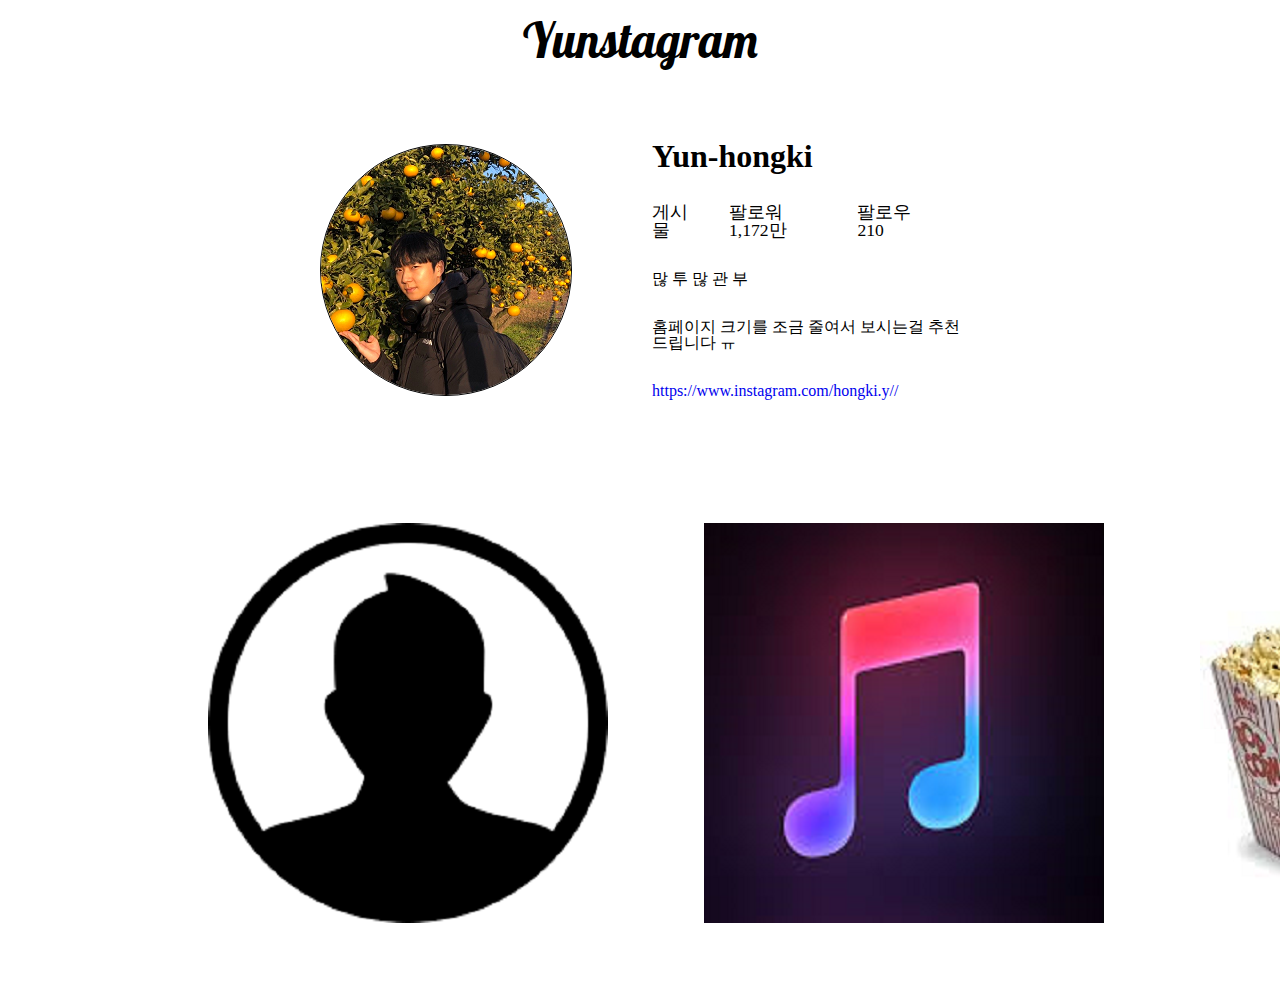
<file: index.html>
<!DOCTYPE html>
<html lang="ko">
<head>
    <title>Yunstagram</title>
    <meta charset="UTF-8">
    <meta http-equiv="X-UA-Compatible" content="IE=edge">
    <meta name="viewport" content="width=device-width, initial-scale=1.0">
    <link rel="stylesheet" href="style.css">
    <link rel="preconnect" href="https://fonts.googleapis.com">
    <link rel="preconnect" href="https://fonts.gstatic.com" crossorigin>
    <link href="https://fonts.googleapis.com/css2?family=Lobster&display=swap" rel="stylesheet">
</head>
<body>
    <!-- 프로필 -->
    <div class="navbar">
        <div id="yunstagram">
            <a href="index.html"><h1>Yunstagram</h1></a>
        </div>
    </div>
    <header>
    <div class="container">
        <div class="profile">
            <div id="profile_frame">
                <img id="profile_image" src="my.png" alt="lion">
            </div>
        </div>
        <div class="account">
            <h2>Yun-hongki</h2>
            <ul>
                <li>게시물</li>
                <li>팔로워 1,172만</li>
                <li>팔로우 210</li>
            </ul>
            <p>많 투 많 관 부</p>
            <p>홈페이지 크기를 조금 줄여서 보시는걸 추천드립니다 ㅠ</p>
            <a href="https://www.instagram.com/hongki.y/">https://www.instagram.com/hongki.y//</a>
        </div>
    </div>
    </header>
    
    <!-- Content -->
    <div class="contents_container">
        <div class="contents">
            <div class="content">
                <img src="profile.png" alt="mistakes">
                <div class="caption">
                    <a href="content2.html">PROFILE</a>
                </div>
            </div>
            <div class="content">
                <img src="music.png" alt="coast">
                <div class="caption">
                    <a href="content1.html">MUSIC</a>
                </div>
            </div>
            <div class="content">
                <img src="movie.png" alt="because">
                <div class="caption">
                    <a href="content3.html">MOVIE</a>
                </div>
            </div>   
        </div>    
    </div>
</body>
</html>
</file>
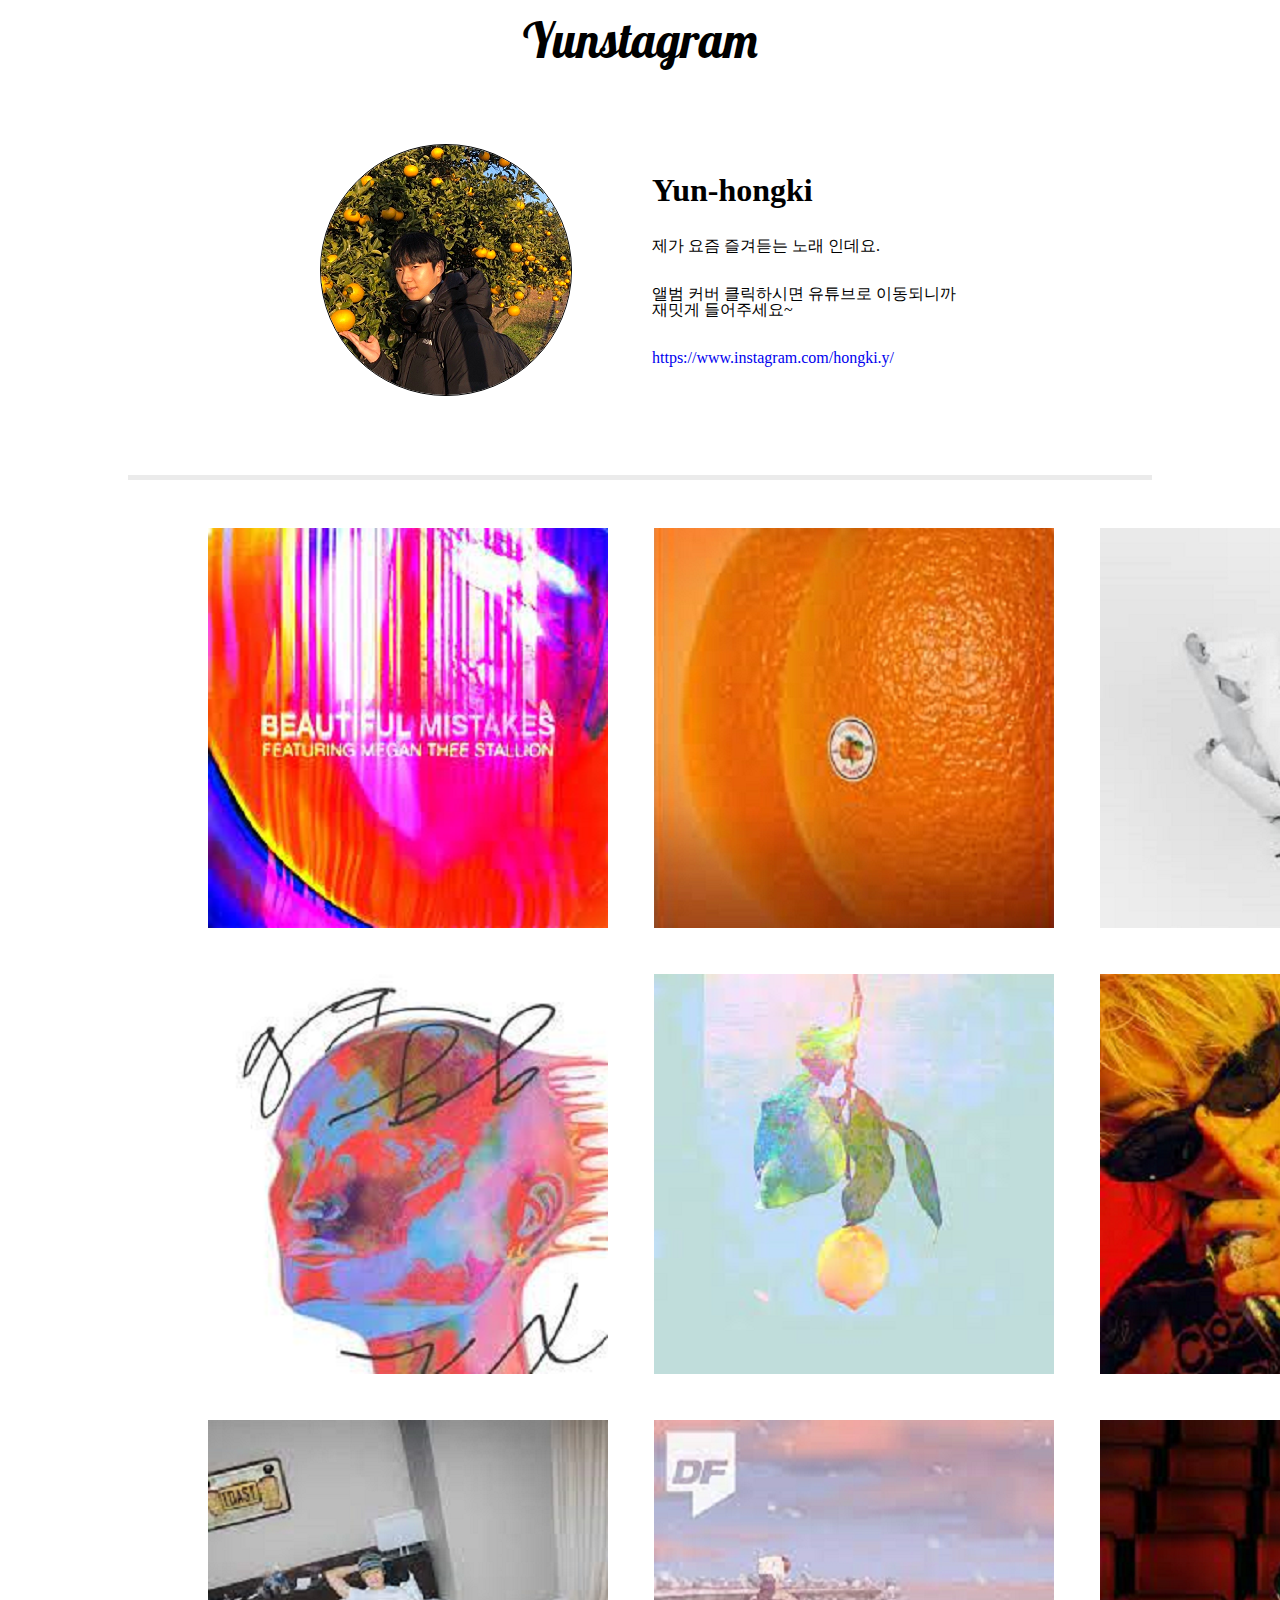
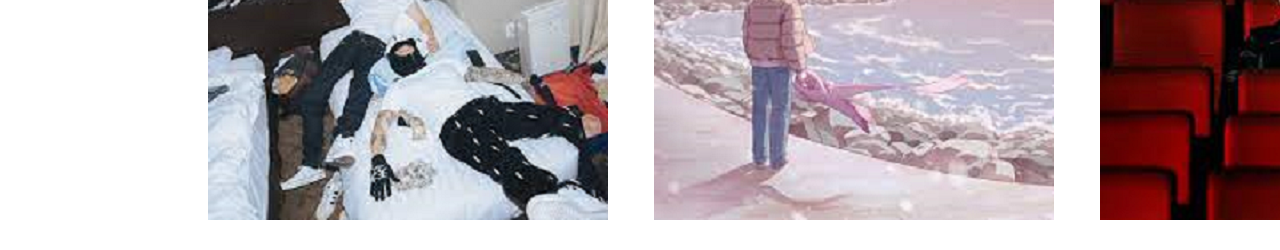
<file: content1.html>
<!DOCTYPE html>
<html lang="ko">
<head>
    <title>Content1</title>
    <meta charset="UTF-8">
    <meta http-equiv="X-UA-Compatible" content="IE=edge">
    <meta name="viewport" content="width=device-width, initial-scale=1.0">
    <link rel="stylesheet" href="content1.css">
    <link rel="preconnect" href="https://fonts.googleapis.com">
    <link rel="preconnect" href="https://fonts.gstatic.com" crossorigin>
    <link href="https://fonts.googleapis.com/css2?family=Lobster&display=swap" rel="stylesheet">
    <link href="https://cdnjs.cloudflare.com/ajax/libs/font-awesome/5.13.0/css/all.min.css" rel="stylesheet"> 
</head>
<body>
    <!-- 프로필 -->
    <div class="navbar">
        <div id="yunstagram">
            <a href="index.html"><h1>Yunstagram</h1></a>
        </div>
    </div>
    <header>
    <div class="container">
        <div class="profile">
            <div id="profile_frame">
                <img id="profile_image" src="my.png" alt="lion">
            </div>
        </div>
        <div class="account">
            <h2>Yun-hongki</h2>
            <p>제가 요즘 즐겨듣는 노래 인데요.</p>
            <p>앨범 커버 클릭하시면 유튜브로 이동되니까 재밋게 들어주세요~</p> 
            <a href="https://www.instagram.com/hongki.y/">https://www.instagram.com/hongki.y/</a>
        </div>
    </div>
    </header>
    <div class="line_container">
        <div class="line"></div>
    </div>

    <!-- contents -->
    <div class="contents_container">
        <div class="contents">
            <div class="content">
                <img src="mistakes.png" alt="mistakes">
                <div class="caption">
                    <a href="https://www.youtube.com/watch?v=BSzSn-PRdtI" target="_blank">Beautiful Mistakes</a>
                </div>
            </div>
            <div class="content">
                <img src="coast.png" alt="coast">
                <div class="caption">
                    <a href="https://www.youtube.com/watch?v=PaSON7HvFao" target="_blank">West Coast Love</a>
                </div>
            </div>
            <div class="content">
                <img src="because.png" alt="because">
                <div class="caption">
                    <a href="https://www.youtube.com/watch?v=qlFiAtpk-iw" target="_blank">Because</a>
                </div>
            </div>   
        </div>
        <div class="contents">
            <div class="content">
                <img src="dna.png" alt="dna">
                <div class="caption">
                    <a href="https://www.youtube.com/watch?v=EDOzUWDAeQA" target="_blank">DNA</a>
                </div>
            </div>
            <div class="content">
                <img src="lemon.png" alt="lemon">
                <div class="caption">
                    <a href="https://www.youtube.com/watch?v=p0ku3_rK6dE" target="_blank">Lemon</a>
                </div>
            </div>
            <div class="content">
                <img src="beautiful.png" alt="">
                <div class="caption">
                    <a href="https://www.youtube.com/watch?v=HjYl3D7Wjfo" target="_blank">Beautiful</a>
                </div>
            </div>   
        </div>
        <div class="contents">
            <div class="content">
                <img src="처음.png" alt="first">
                <div class="caption">
                    <a href="https://www.youtube.com/watch?v=DoNStA8oMJA" target="_blank">처음 마주쳤을 때처럼</a>
                </div>
            </div>
            <div class="content">
                <img src="남긴것들.png" alt="left">
                <div class="caption">
                    <a href="https://www.youtube.com/watch?v=yEo9GtMKlyY" target="_blank">사랑이 남긴 것들</a>
                </div>
            </div>
            <div class="content">
                <img src="봄.png" alt="spring">
                <div class="caption">
                    <a href="https://www.youtube.com/watch?v=ruriqLPdsUQ" target="_blank">봄</a>
                </div>
            </div>   
        </div>
        
    </div>
</body>
</html>
</file>
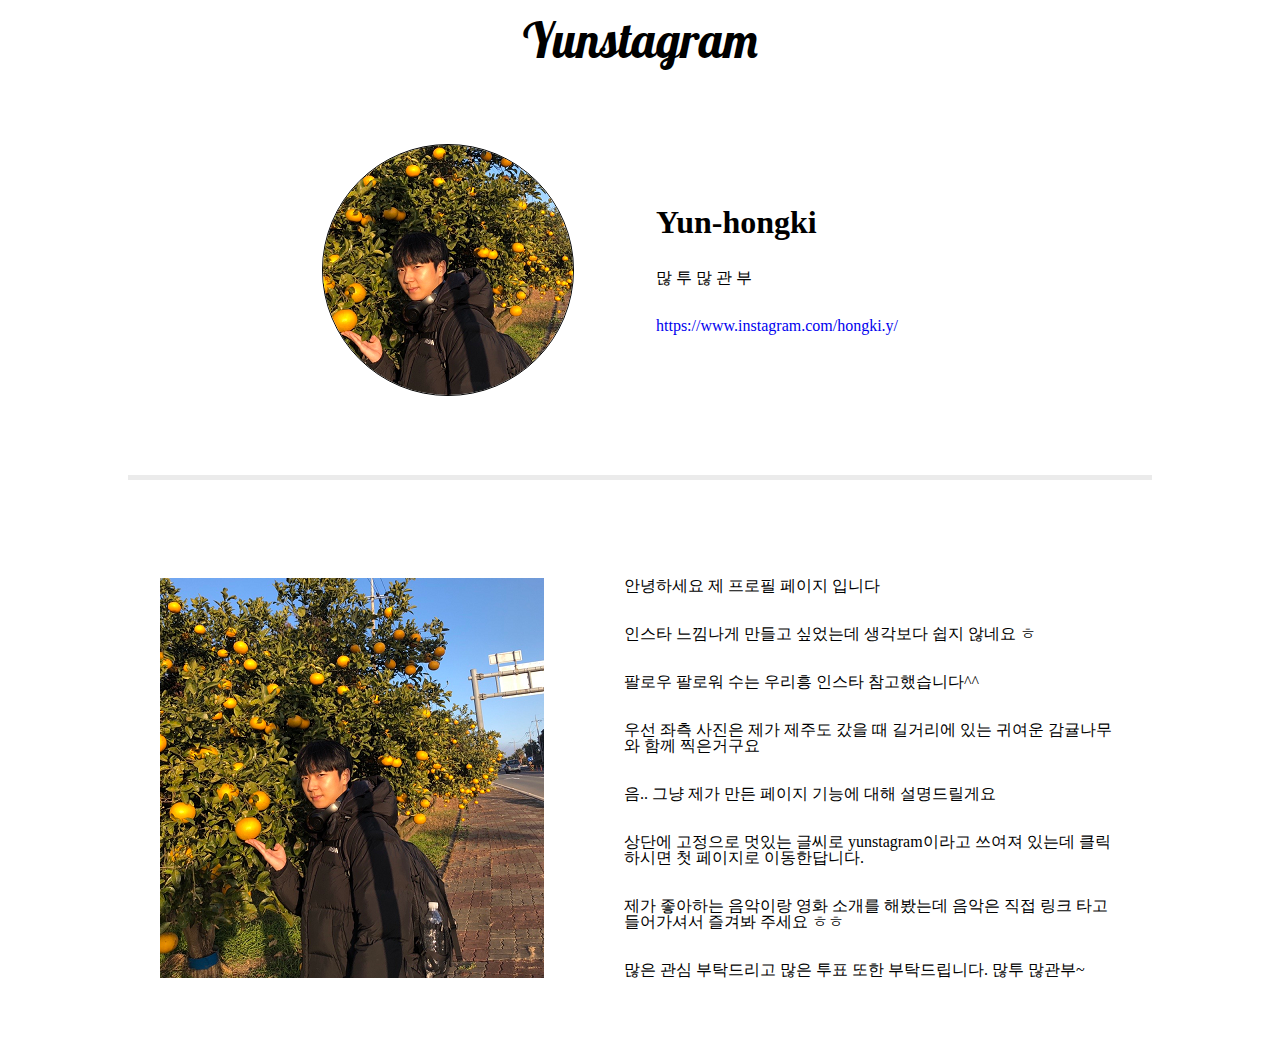
<file: content2.html>
<!DOCTYPE html>
<html lang="ko">
<head>
    <title>Content2</title>
    <meta charset="UTF-8">
    <meta http-equiv="X-UA-Compatible" content="IE=edge">
    <meta name="viewport" content="width=device-width, initial-scale=1.0">
    <link rel="stylesheet" href="content2.css">
    <link rel="preconnect" href="https://fonts.googleapis.com">
    <link rel="preconnect" href="https://fonts.gstatic.com" crossorigin>
    <link href="https://fonts.googleapis.com/css2?family=Lobster&display=swap" rel="stylesheet">
    <link href="https://cdnjs.cloudflare.com/ajax/libs/font-awesome/5.13.0/css/all.min.css" rel="stylesheet"> 
</head>
<body>
    <!-- 프로필 -->
    <div class="navbar">
        <div id="yunstagram">
            <a href="index.html"><h1>Yunstagram</h1></a>
        </div>
    </div>
    <header>
    <div class="container">
        <div class="profile">
            <div id="profile_frame">
                <img id="profile_image" src="my.png" alt="lion">
            </div>
        </div>
        <div class="account">
            <h2>Yun-hongki</h2>
            <p>많 투 많 관 부</p>
            <a href="https://www.instagram.com/hongki.y/">https://www.instagram.com/hongki.y/</a>
        </div>
    </div>
    </header>
    <div class="line_container">
        <div class="line"></div>
    </div>

    <!-- contetns -->
    <div class="contents_container">
        <div class="contents">
            <div class="account_profile">
                <div id="account_profile_frame">
                    <img src="my.png" alt="" id="account_profile_image">
                </div>
            </div>
            <div class="content_account">
                <p>안녕하세요 제 프로필 페이지 입니다</p>
                <p>인스타 느낌나게 만들고 싶었는데 생각보다 쉽지 않네요 ㅎ</p>
                <p>팔로우 팔로워 수는 우리흥 인스타 참고했습니다^^</p>
                <p>우선 좌측 사진은 제가 제주도 갔을 때 길거리에 있는 귀여운 감귤나무와 함께 찍은거구요</p>
                <p>음.. 그냥 제가 만든 페이지 기능에 대해 설명드릴게요</p>
                <p>상단에 고정으로 멋있는 글씨로 yunstagram이라고 쓰여져 있는데 클릭하시면 첫 페이지로 이동한답니다.</p>
                <p>제가 좋아하는 음악이랑 영화 소개를 해봤는데 음악은 직접 링크 타고 들어가셔서 즐겨봐 주세요 ㅎㅎ</p>
                <p>많은 관심 부탁드리고 많은 투표 또한 부탁드립니다. 많투 많관부~</p>
            </div>
        </div>
    </div>
</body>
</file>
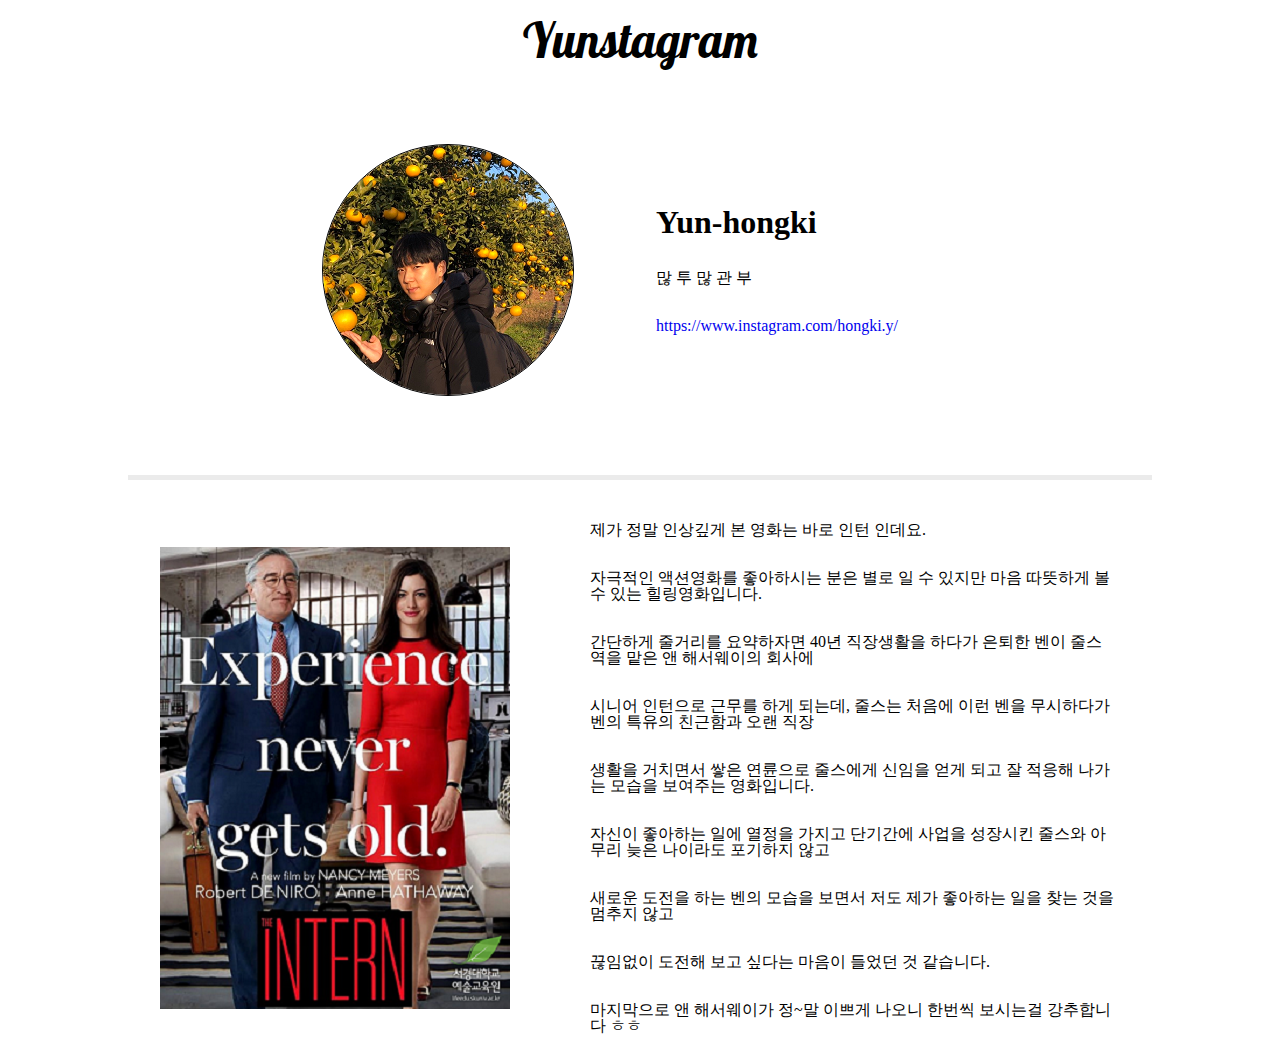
<file: content3.html>
<!DOCTYPE html>
<html lang="ko">
<head>
    <title>Content3</title>
    <meta charset="UTF-8">
    <meta http-equiv="X-UA-Compatible" content="IE=edge">
    <meta name="viewport" content="width=device-width, initial-scale=1.0">
    <link rel="stylesheet" href="content3.css">
    <link rel="preconnect" href="https://fonts.googleapis.com">
    <link rel="preconnect" href="https://fonts.gstatic.com" crossorigin>
    <link href="https://fonts.googleapis.com/css2?family=Lobster&display=swap" rel="stylesheet">
    <link href="https://cdnjs.cloudflare.com/ajax/libs/font-awesome/5.13.0/css/all.min.css" rel="stylesheet"> 
</head>
<body>
    <!-- 프로필 -->
    <div class="navbar">
        <div id="yunstagram">
            <a href="index.html"><h1>Yunstagram</h1></a>
        </div>
    </div>
    <header>
    <div class="container">
        <div class="profile">
            <div id="profile_frame">
                <img id="profile_image" src="my.png" alt="lion">
            </div>
        </div>
        <div class="account">
            <h2>Yun-hongki</h2>
            <p>많 투 많 관 부</p>
            <a href="https://www.instagram.com/hongki.y/">https://www.instagram.com/hongki.y/</a>
        </div>
    </div>
    </header>
    <div class="line_container">
        <div class="line"></div>
    </div>

    <!-- contetns -->
    <div class="contents_container">
        <div class="contents">
            <div class="account_profile">
                <div id="account_profile_frame">
                    <img src="intern.png" alt="intern" id="account_profile_image">
                </div>
            </div>
            <div class="content_account">
                <p>제가 정말 인상깊게 본 영화는 바로 인턴 인데요.</p>
                <p>자극적인 액션영화를 좋아하시는 분은 별로 일 수 있지만 마음 따뜻하게 볼 수 있는 힐링영화입니다.</p>
                <p>간단하게 줄거리를 요약하자면 40년 직장생활을 하다가 은퇴한 벤이 줄스 역을 맡은 앤 해서웨이의 회사에</p>
                <p>시니어 인턴으로 근무를 하게 되는데, 줄스는 처음에 이런 벤을 무시하다가 벤의 특유의 친근함과 오랜 직장</p>
                <p>생활을 거치면서 쌓은 연륜으로 줄스에게 신임을 얻게 되고 잘 적응해 나가는 모습을 보여주는 영화입니다.</p>
                <p>자신이 좋아하는 일에 열정을 가지고 단기간에 사업을 성장시킨 줄스와 아무리 늦은 나이라도 포기하지 않고</p>
                <p>새로운 도전을 하는 벤의 모습을 보면서 저도 제가 좋아하는 일을 찾는 것을 멈추지 않고</p>
                <p>끊임없이 도전해 보고 싶다는 마음이 들었던 것 같습니다.</p>
                <p>마지막으로 앤 해서웨이가 정~말 이쁘게 나오니 한번씩 보시는걸 강추합니다 ㅎㅎ</p>
            </div>
        </div>
    </div>
</body>
</file>
<file: style.css>
/* css reset */

html, body, div, span, applet, object, iframe,
h1, h2, h3, h4, h5, h6, p, blockquote, pre,
a, abbr, acronym, address, big, cite, code,
del, dfn, em, img, ins, kbd, q, s, samp,
small, strike, strong, sub, sup, tt, var,
b, u, i, center,
dl, dt, dd, ol, ul, li,
fieldset, form, label, legend,
table, caption, tbody, tfoot, thead, tr, th, td,
article, aside, canvas, details, embed, 
figure, figcaption, footer, header, hgroup, 
menu, nav, output, ruby, section, summary,
time, mark, audio, video {
	margin: 0;
	padding: 0;
	border: 0;
	font-size: 100%;
	font: inherit;
	vertical-align: baseline;
}
/* HTML5 display-role reset for older browsers */
article, aside, details, figcaption, figure, 
footer, header, hgroup, menu, nav, section {
	display: block;
}
body {
	line-height: 1;
}
ol, ul {
	list-style: none;
}
blockquote, q {
	quotes: none;
}
blockquote:before, blockquote:after,
q:before, q:after {
	content: '';
	content: none;
}
table {
	border-collapse: collapse;
	border-spacing: 0;
}

/* 프로필 */
.navbar {
    position: relative;
}

#yunstagram {
    display: flex;
    justify-content: center;
    align-items: center;
    position: fixed;
    width: 100%;
    height: 5rem;
    background-color: white;
}

#yunstagram a {
    color: black;
    text-decoration: none;
}

header {
    display: flex;
    justify-content: center;
    margin-bottom: 3rem;
}

h1 {
    font-size: 3rem;
    font-family: 'Lobster', cursive;
}

.container {
    width: 50vw;
    height: 35vh;
    margin-top: 7rem;
    display: flex;
}

.profile {
    width: 40%;
    height: 100%;
    display: flex;
    justify-content: center;
    align-items: center;
}

#profile_frame {
    width: 250px;
    height: 250px;
    border-radius: 50%;
    border: 1px solid black;
    overflow: hidden;
    display: flex;
    justify-content: center;
    align-items: center;
}

#profile_img {
    width: 100%;
    height: 100%;
    object-fit: cover;
}

.account {
    display: flex;
    flex-direction: column;
    justify-content: center;
    margin-left: 5rem;
    gap: 2rem;
}


.account h2 {
    font-weight: bold;
    font-size: 2rem;
}

.account li {
    font-size: 1.1rem;
}

.account ul {
    display: flex;
}

.account li {
    margin-right: 2rem;
}

.account a {
    text-decoration: none;
}

.line_container {
    display: flex;
    justify-content: center;
    align-items: center;
}

.line {
    width: 80vw;
    height: 0.5vh;
    background-color: #ebebeb;
    margin-top: 2rem;
}

/* contents */

.contents_container {
    display: flex;
    flex-direction: column;
    justify-content: center;
    align-items: center;
    margin-bottom: 2rem;
}

.contents {
    width: 75vw;
    display: flex;
    justify-content: space-around;
    align-items: center;
}

.content {
    width: 400px;
    height: 400px;
    position: relative;
    margin: 3rem;
}

.caption {
    position: absolute;
    width: 400px;
    height: 400px;
    background-color: rgba(0, 0, 0, 0.4);
    display: none;
}

.caption a {
    text-decoration: none;
    color: white;
    font-size: 40px;
}


.content:hover .caption {
    transform: translateY(-400px);
    display: block;
    display: flex;
    justify-content: center;
    align-items: center;
}

.content:hover {
    transform: translateY(-50px);
}
</file>
<file: content1.css>
/* css reset */

html, body, div, span, applet, object, iframe,
h1, h2, h3, h4, h5, h6, p, blockquote, pre,
a, abbr, acronym, address, big, cite, code,
del, dfn, em, img, ins, kbd, q, s, samp,
small, strike, strong, sub, sup, tt, var,
b, u, i, center,
dl, dt, dd, ol, ul, li,
fieldset, form, label, legend,
table, caption, tbody, tfoot, thead, tr, th, td,
article, aside, canvas, details, embed, 
figure, figcaption, footer, header, hgroup, 
menu, nav, output, ruby, section, summary,
time, mark, audio, video {
	margin: 0;
	padding: 0;
	border: 0;
	font-size: 100%;
	font: inherit;
	vertical-align: baseline;
}
/* HTML5 display-role reset for older browsers */
article, aside, details, figcaption, figure, 
footer, header, hgroup, menu, nav, section {
	display: block;
}
body {
	line-height: 1;
}
ol, ul {
	list-style: none;
}
blockquote, q {
	quotes: none;
}
blockquote:before, blockquote:after,
q:before, q:after {
	content: '';
	content: none;
}
table {
	border-collapse: collapse;
	border-spacing: 0;
}

/* 프로필 */
.navbar {
    position: relative;
    z-index: 100;
}

#yunstagram {
    display: flex;
    justify-content: center;
    align-items: center;
    position: fixed;
    width: 100%;
    height: 5rem;
    background-color: white;
}

#yunstagram a {
    color: black;
    text-decoration: none;
}

header {
    display: flex;
    justify-content: center;
    margin-bottom: 3rem;
}

h1 {
    font-size: 3rem;
    font-family: 'Lobster', cursive;
}

.container {
    width: 50vw;
    height: 35vh;
    margin-top: 7rem;
    display: flex;
}

.profile {
    width: 40%;
    height: 100%;
    display: flex;
    justify-content: center;
    align-items: center;
}

#profile_frame {
    width: 250px;
    height: 250px;
    border-radius: 50%;
    border: 1px solid black;
    overflow: hidden;
    display: flex;
    justify-content: center;
    align-items: center;
}

#profile_img {
    width: 100%;
    height: 100%;
    object-fit: cover;
}

.account {
    display: flex;
    flex-direction: column;
    justify-content: center;
    margin-left: 5rem;
    gap: 2rem;
}

.account h2 {
    font-weight: bold;
    font-size: 2rem;
}

.account li {
    font-size: 1.3rem;
}

.account ul {
    display: flex;
}

.account li {
    margin-right: 2rem;
}

.account a {
    text-decoration: none;
}

.line_container {
    display: flex;
    justify-content: center;
    align-items: center;
}

.line {
    width: 80vw;
    height: 0.5vh;
    background-color: #ebebeb;
    margin: 2rem, 0;
}

/* contents */

.contents_container {
    display: flex;
    flex-direction: column;
    justify-content: center;
    align-items: center;
    margin-bottom: 2rem;
}

.contents {
    width: 75vw;
    display: flex;
    justify-content: space-around;
    align-items: center;
}

.content {
    width: 350px;
    height: 350px;
    position: relative;
    margin: 3rem;
}

.caption {
    position: absolute;
    width: 400px;
    height: 400px;
    background-color: rgba(0, 0, 0, 0.4);
    display: none;
}

.caption a {
    text-decoration: none;
    color: white;
    font-size: 40px;
}


.content:hover .caption {
    transform: translateY(-400px);
    display: block;
    display: flex;
    justify-content: center;
    align-items: center;
}
</file>
<file: content2.css>
/* css reset */

html, body, div, span, applet, object, iframe,
h1, h2, h3, h4, h5, h6, p, blockquote, pre,
a, abbr, acronym, address, big, cite, code,
del, dfn, em, img, ins, kbd, q, s, samp,
small, strike, strong, sub, sup, tt, var,
b, u, i, center,
dl, dt, dd, ol, ul, li,
fieldset, form, label, legend,
table, caption, tbody, tfoot, thead, tr, th, td,
article, aside, canvas, details, embed, 
figure, figcaption, footer, header, hgroup, 
menu, nav, output, ruby, section, summary,
time, mark, audio, video {
	margin: 0;
	padding: 0;
	border: 0;
	font-size: 100%;
	font: inherit;
	vertical-align: baseline;
}
/* HTML5 display-role reset for older browsers */
article, aside, details, figcaption, figure, 
footer, header, hgroup, menu, nav, section {
	display: block;
}
body {
	line-height: 1;
}
ol, ul {
	list-style: none;
}
blockquote, q {
	quotes: none;
}
blockquote:before, blockquote:after,
q:before, q:after {
	content: '';
	content: none;
}
table {
	border-collapse: collapse;
	border-spacing: 0;
}

/* 프로필 */
.navbar {
    position: relative;
}

#yunstagram {
    display: flex;
    justify-content: center;
    align-items: center;
    position: fixed;
    width: 100%;
    height: 5rem;
    background-color: white;
}

#yunstagram a {
    color: black;
    text-decoration: none;
}

header {
    display: flex;
    justify-content: center;
    margin-bottom: 3rem;
}

h1 {
    font-size: 3rem;
    font-family: 'Lobster', cursive;
}

.container {
    width: 50vw;
    height: 35vh;
    margin-top: 7rem;
    display: flex;
}

.profile {
    width: 40%;
    height: 100%;
    display: flex;
    justify-content: center;
    align-items: center;
}

#profile_frame {
    width: 250px;
    height: 250px;
    border-radius: 50%;
    border: 1px solid black;
    overflow: hidden;
    display: flex;
    justify-content: center;
    align-items: center;
}

#profile_img {
    width: 100%;
    height: 100%;
    object-fit: cover;
}

.account {
    display: flex;
    flex-direction: column;
    justify-content: center;
    margin-left: 5rem;
    gap: 2rem;
}

.account h2 {
    font-weight: bold;
    font-size: 2rem;
}

.account li {
    font-size: 1.3rem;
}

.account ul {
    display: flex;
}

.account li {
    margin-right: 2rem;
}

.account a {
    text-decoration: none;
}

.line_container {
    display: flex;
    justify-content: center;
    align-items: center;
}

.line {
    width: 80vw;
    height: 0.5vh;
    background-color: #ebebeb;
    margin: 2rem, 0;
}

/* contents */

.contents_container {
    display: flex;
    justify-content: center;
    margin-bottom: 2rem;
}

.contents {
    display: flex;
    width: 75vw;
    height: 500px;

    margin-top: 3rem;
}

.account_profile {
    width: 40%;
    height: 100%;
    display: flex;
    justify-content: center;
    align-items: center;
}

#account_profile_frame {
    width: 400px;
    height: 400px;
    overflow: hidden;
    display: flex;
    justify-content: center;
    align-items: center;
}

#account_profile_img {
    width: 100%;
    height: 100%;
    object-fit: cover;
}

.content_account {
    display: flex;
    flex-direction: column;
    justify-content: center;
    margin-left: 5rem;
    gap: 2rem;
}
</file>
<file: content3.css>
/* css reset */

html, body, div, span, applet, object, iframe,
h1, h2, h3, h4, h5, h6, p, blockquote, pre,
a, abbr, acronym, address, big, cite, code,
del, dfn, em, img, ins, kbd, q, s, samp,
small, strike, strong, sub, sup, tt, var,
b, u, i, center,
dl, dt, dd, ol, ul, li,
fieldset, form, label, legend,
table, caption, tbody, tfoot, thead, tr, th, td,
article, aside, canvas, details, embed, 
figure, figcaption, footer, header, hgroup, 
menu, nav, output, ruby, section, summary,
time, mark, audio, video {
	margin: 0;
	padding: 0;
	border: 0;
	font-size: 100%;
	font: inherit;
	vertical-align: baseline;
}
/* HTML5 display-role reset for older browsers */
article, aside, details, figcaption, figure, 
footer, header, hgroup, menu, nav, section {
	display: block;
}
body {
	line-height: 1;
}
ol, ul {
	list-style: none;
}
blockquote, q {
	quotes: none;
}
blockquote:before, blockquote:after,
q:before, q:after {
	content: '';
	content: none;
}
table {
	border-collapse: collapse;
	border-spacing: 0;
}

/* 프로필 */
.navbar {
    position: relative;
}

#yunstagram {
    display: flex;
    justify-content: center;
    align-items: center;
    position: fixed;
    width: 100%;
    height: 5rem;
    background-color: white;
}

#yunstagram a {
    color: black;
    text-decoration: none;
}

header {
    display: flex;
    justify-content: center;
    margin-bottom: 3rem;
}

h1 {
    font-size: 3rem;
    font-family: 'Lobster', cursive;
}

.container {
    width: 50vw;
    height: 35vh;
    margin-top: 7rem;
    display: flex;
}

.profile {
    width: 40%;
    height: 100%;
    display: flex;
    justify-content: center;
    align-items: center;
}

#profile_frame {
    width: 250px;
    height: 250px;
    border-radius: 50%;
    border: 1px solid black;
    overflow: hidden;
    display: flex;
    justify-content: center;
    align-items: center;
}

#profile_img {
    width: 100%;
    height: 100%;
    object-fit: cover;
}

.account {
    display: flex;
    flex-direction: column;
    justify-content: center;
    margin-left: 5rem;
    gap: 2rem;
}

.account h2 {
    font-weight: bold;
    font-size: 2rem;
}

.account li {
    font-size: 1.3rem;
}

.account ul {
    display: flex;
}

.account li {
    margin-right: 2rem;
}

.account a {
    text-decoration: none;
}

.line_container {
    display: flex;
    justify-content: center;
    align-items: center;
}

.line {
    width: 80vw;
    height: 0.5vh;
    background-color: #ebebeb;
    margin: 2rem, 0;
}

/* contents */

.contents_container {
    display: flex;
    justify-content: center;
    margin-bottom: 2rem;
}

.contents {
    display: flex;
    width: 75vw;
    height: 500px;
    margin-top: 3rem;
}

.account_profile {
    width: 40%;
    height: 100%;
    display: flex;
    justify-content: center;
    align-items: center;
}

#account_profile_frame {
    width: 350px;
    height: 462px;
    overflow: hidden;
    display: flex;
    justify-content: center;
    align-items: center;
}

#account_profile_img {
    width: 100%;
    height: 100%;
    object-fit: cover;
}

.content_account {
    display: flex;
    flex-direction: column;
    justify-content: center;
    margin-left: 5rem;
    gap: 2rem;
}
</file>
